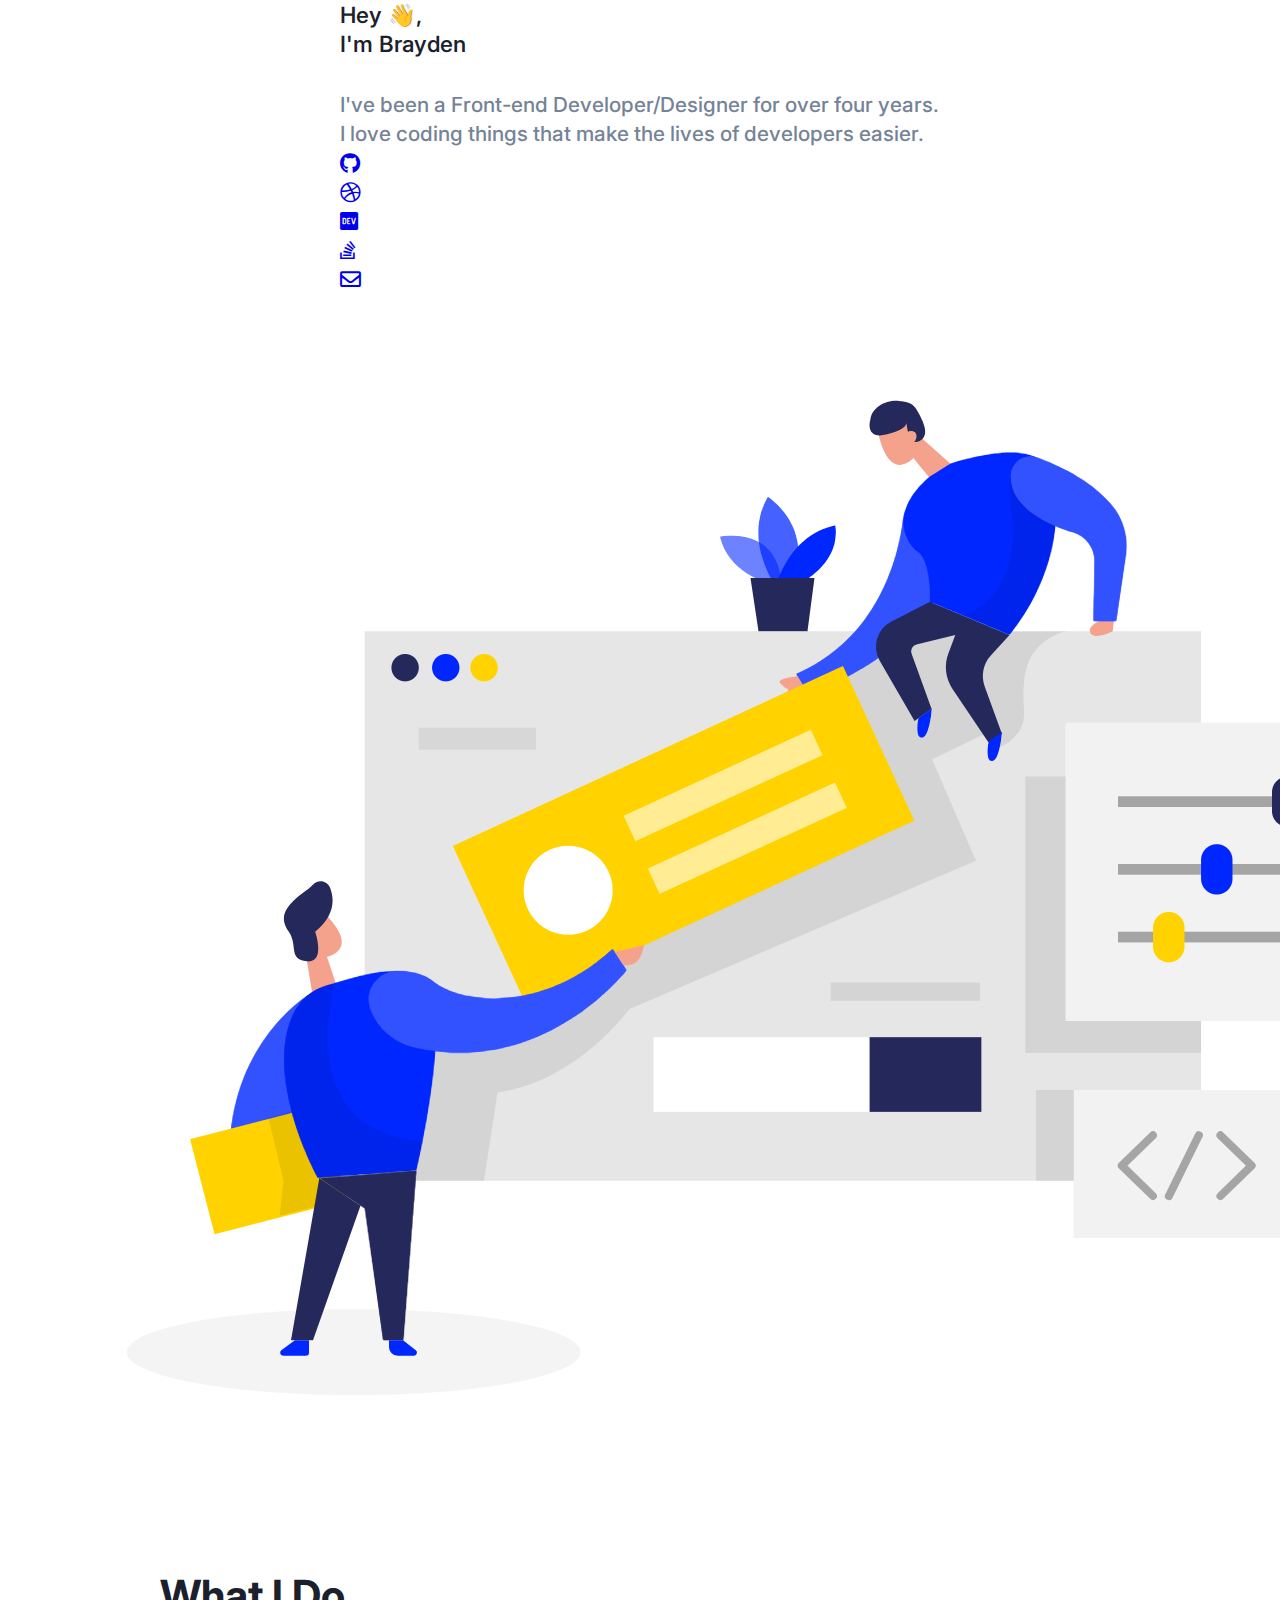
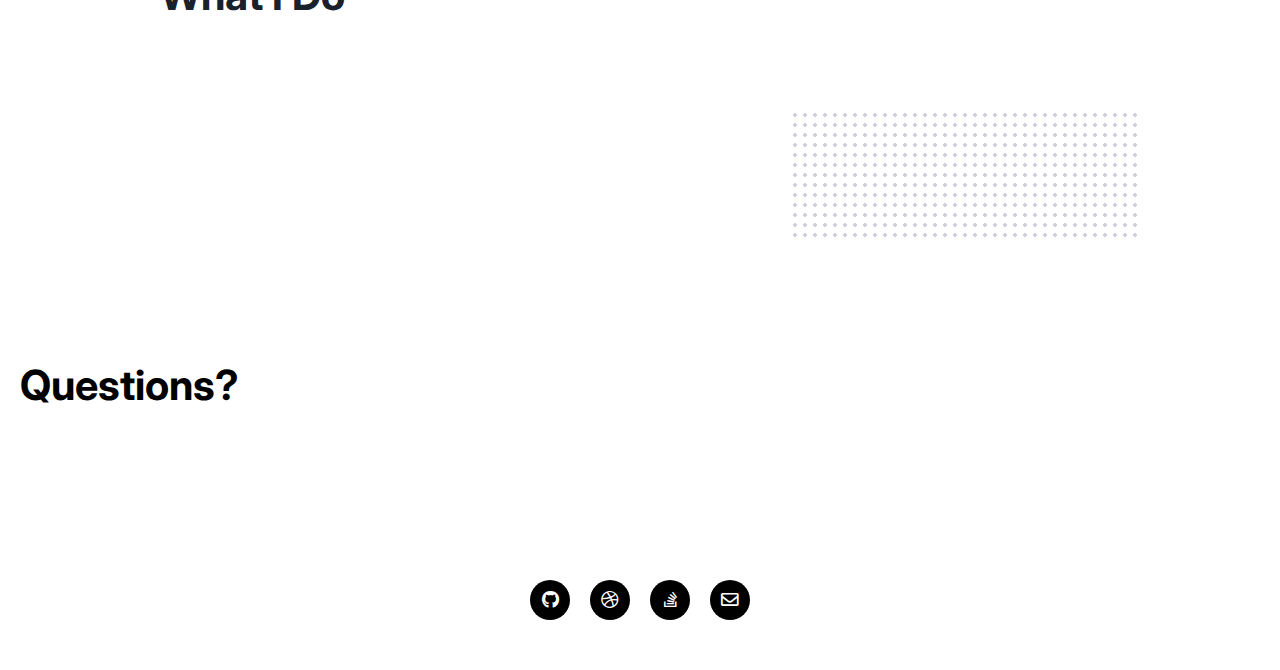
<file: index.html>
<!DOCTYPE html>
<html lang="en">
<head>
    <meta charset="UTF-8">
    <meta name="viewport" content="width=device-width, initial-scale=1.0">
    <title>Brayden W | Front-End Developer/Designer</title>
    <meta name="description" content="My name is Brayden and I'm a Front-End Developer/Designer. I showcase my talents and skills on this webpage.">
    <meta name="google-site-verification" content="ll7LfpXU2_1dNxBEON0gs_41Mo5N1CwvbHbo5ejVONA" />
    <link rel="stylesheet" href="./css/main.css">
    <link rel="stylesheet" href="https://cdnjs.cloudflare.com/ajax/libs/font-awesome/5.13.1/css/all.min.css">
    <link href="https://unpkg.com/aos@2.3.1/dist/aos.css" rel="stylesheet">
    <link rel="apple-touch-icon" sizes="180x180" href="/icon/apple-touch-icon.png">
    <link rel="icon" type="image/png" sizes="32x32" href="/icon/favicon-32x32.png">
    <link rel="icon" type="image/png" sizes="16x16" href="/icon/favicon-16x16.png">
    <link rel="manifest" href="/icon/site.webmanifest">
    <link rel="mask-icon" href="/icon/safari-pinned-tab.svg" color="#fcc312">
    <link rel="shortcut icon" href="/icon/favicon.ico">
    <meta name="msapplication-TileColor" content="#2d89ef">
    <meta name="msapplication-config" content="/icon/browserconfig.xml">
    <meta name="theme-color" content="#ffffff">
</head>
<body>
    <div class="content">
        <div class="hero">
            <div class="hero-deco1"></div>
            <div class="hero-deco2"></div>
            <div class="hero-text">
                <div class="hero-title">
                    Hey 👋,
                    <br>
                    I'm Brayden
                </div>
                <div class="hero-para">
                    I've been a Front-end Developer/Designer for over four years. I love coding things that make the lives of developers easier.
                    <div class="hero-social">
                        <div class="hero-social-item hero-social-github">
                            <a href="https://github.com/braydentw" title="My GitHub">
                                <i class="fab fa-github"></i>
                            </a>
                        </div>
                        <div class="hero-social-item hero-social-dribbble">
                            <a href="https://dribbble.com/braydentw" title="My Dribbble">
                                <i class="fab fa-dribbble"></i>
                            </a>
                        </div>
                        <div class="hero-social-item hero-social-email">
                            <a href="https://dev.to/BraydenTW" title="My Dev.to">
                                <i class="fab fa-dev"></i>
                            </a>
                        </div>
                        <div class="hero-social-item hero-social-stack">
                            <a href="https://stackoverflow.com/users/12198209/brayden-w?tab=profile" title="My StackOverflow">
                                <i class="fab fa-stack-overflow"></i>
                            </a>
                        </div>
                        <div class="hero-social-item hero-social-email">
                            <a href="mailto:brayden45.dev@gmail.com" title="Email me 📧">
                                <i class="far fa-envelope"></i>
                            </a>
                        </div>
                    </div>
                </div>
            </div>
            <div class="hero-img">
                <img src="./img/hero.png" alt="Web developers illustration">
            </div>
        </div>
        <div class="skills">
            <div class="skills-flex">
                <div class="skills-title">
                    <h2>What I Do</h2>
                </div>
                <div class="skills-flex-inner">
                    <div class="skills-deco1"></div>
                    <div class="skills-deco2"></div>
                    <div class="skills-flex-item" data-aos="fade-down" data-aos-duration="1200">
                        <div class="skills-item-icon">
                            <i class="fas fa-code"></i>
                        </div>
                        <div class="skills-item-title">
                            Front-End Development
                        </div>
                    </div>
                    <div class="skills-flex-item" data-aos="fade-down" data-aos-duration="1200" data-aos-delay="100">
                        <div class="skills-item-icon">
                            <i class="fas fa-palette"></i>
                        </div>
                        <div class="skills-item-title">
                            Web Design
                        </div>
                    </div>
                    <div class="skills-flex-item" data-aos="fade-down" data-aos-duration="1200" data-aos-delay="200">
                        <div class="skills-item-icon">
                            <i class="fab fa-git-alt"></i>
                        </div>
                        <div class="skills-item-title">
                            Open Source
                        </div>
                    </div>
                    <div class="skills-flex-item" data-aos="fade-down" data-aos-duration="1200" data-aos-delay="300">
                        <div class="skills-item-icon">
                            <i class="fab fa-figma"></i>
                        </div>
                        <div class="skills-item-title">
                            Figma
                        </div>
                    </div>
                    <div class="skills-flex-item" data-aos="fade-down" data-aos-duration="1200" data-aos-delay="400">
                        <div class="skills-item-icon">
                            <i class="fab fa-npm"></i>
                        </div>
                        <div class="skills-item-title">
                            NPM
                        </div>
                    </div>
                    <div class="skills-flex-item" data-aos="fade-down" data-aos-duration="1200" data-aos-delay="500">
                        <div class="skills-item-icon">
                            <i class="fab fa-node-js"></i>
                        </div>
                        <div class="skills-item-title">
                            NodeJS
                        </div>
                    </div>
                </div>
            </div>
        </div>
        <div class="hire">
            <div class="hire-title">
                <h2>Questions?</h2>
            </div>
            <div class="hire-para" data-aos="fade-up" data-aos-duration="1200">
                Send me an email at <a href="mailto:brayden45.dev@gmail.com">brayden45.dev@gmail.com</a> if you need my assistance. I'm open to giving feedback on your designs and helping you with your coding problems.
            </div>
        </div>
    </div>
    <footer class="footer">
        <div class="footer-links">
            <a href="https://github.com/braydentw" title="My GitHub">
                <i class="fab fa-github"></i>
            </a>
            <a href="https://dribbble.com/braydentw" title="My Dribbble">
                <i class="fab fa-dribbble"></i>
            </a>
            <a href="https://stackoverflow.com/users/12198209/brayden-w?tab=profile" title="My StackOverflow">
                <i class="fab fa-stack-overflow"></i>
            </a>
            <a href="mailto:brayden45.dev@gmail.com" title="Email me 📧">
                <i class="far fa-envelope"></i>
            </a>
        </div>
    </footer>
    <script src="https://unpkg.com/aos@2.3.1/dist/aos.js"></script>
    <script src="./js/defaults.min.js"></script>
</body>
</html>
</file>
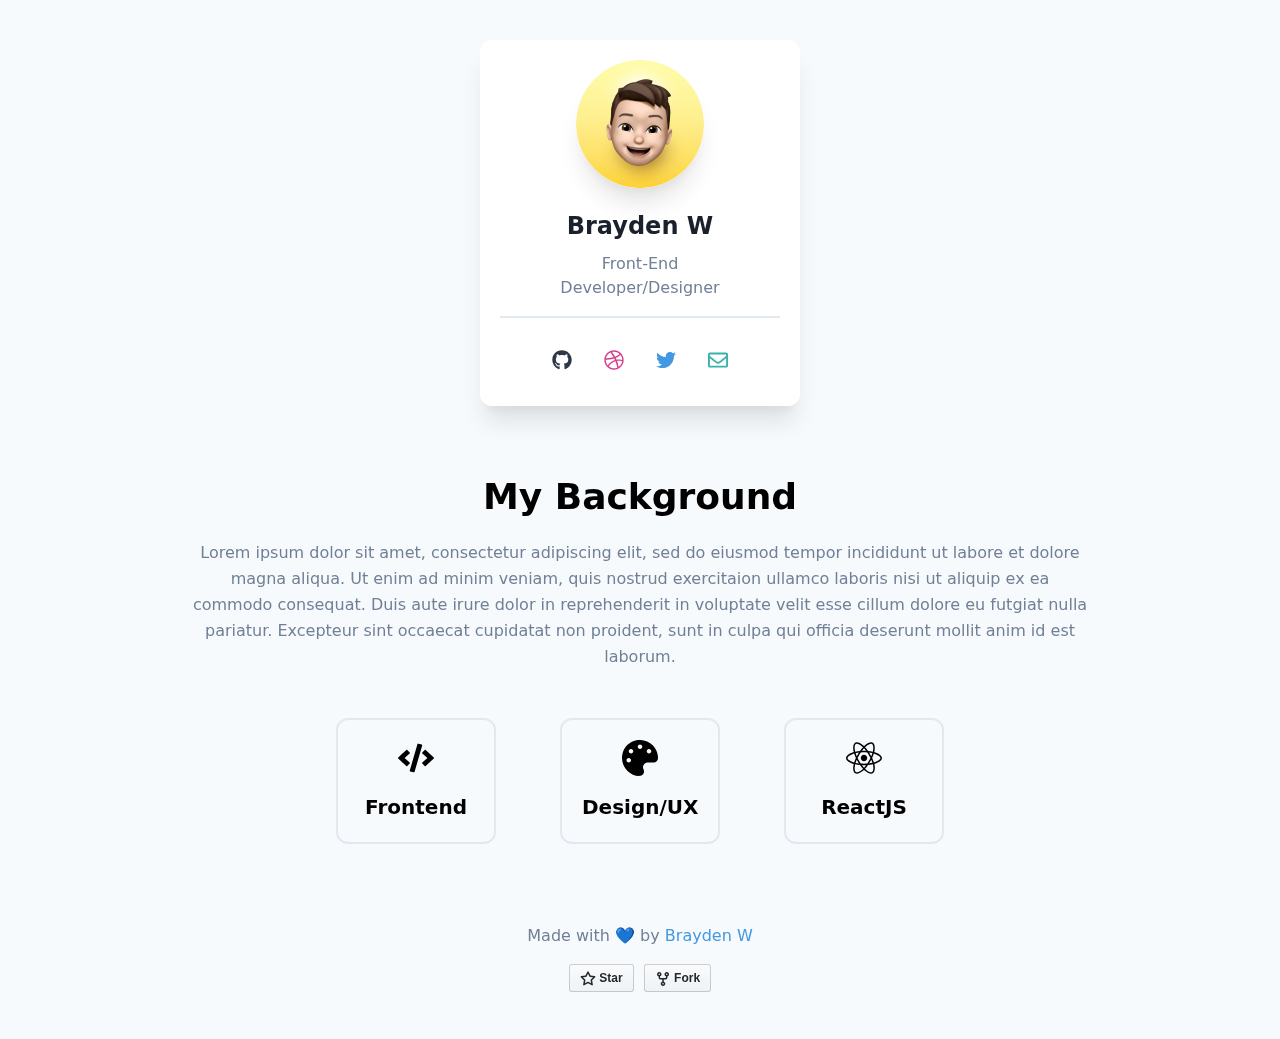
<file: react-tailwind-portfolio/index.html>
<!doctype html><html lang="en"><head><meta charset="utf-8"/><link rel="icon" href="./favicon.ico"/><meta name="viewport" content="width=device-width,initial-scale=1"/><meta name="theme-color" content="#000000"/><meta name="description" content="An open-source portfolio template built with ReactJS and Tailwind."/><link rel="apple-touch-icon" href="./logo192.png"/><link rel="manifest" href="./manifest.json"/><title>React + Tailwind Portfolio Template</title><link href="./static/css/2.4707e12a.chunk.css" rel="stylesheet"><link href="./static/css/main.98e576d8.chunk.css" rel="stylesheet"></head><body><noscript>You need to enable JavaScript to run this app.</noscript><div id="root"></div><script>!function(e){function t(t){for(var n,i,l=t[0],a=t[1],f=t[2],c=0,s=[];c<l.length;c++)i=l[c],Object.prototype.hasOwnProperty.call(o,i)&&o[i]&&s.push(o[i][0]),o[i]=0;for(n in a)Object.prototype.hasOwnProperty.call(a,n)&&(e[n]=a[n]);for(p&&p(t);s.length;)s.shift()();return u.push.apply(u,f||[]),r()}function r(){for(var e,t=0;t<u.length;t++){for(var r=u[t],n=!0,l=1;l<r.length;l++){var a=r[l];0!==o[a]&&(n=!1)}n&&(u.splice(t--,1),e=i(i.s=r[0]))}return e}var n={},o={1:0},u=[];function i(t){if(n[t])return n[t].exports;var r=n[t]={i:t,l:!1,exports:{}};return e[t].call(r.exports,r,r.exports,i),r.l=!0,r.exports}i.m=e,i.c=n,i.d=function(e,t,r){i.o(e,t)||Object.defineProperty(e,t,{enumerable:!0,get:r})},i.r=function(e){"undefined"!=typeof Symbol&&Symbol.toStringTag&&Object.defineProperty(e,Symbol.toStringTag,{value:"Module"}),Object.defineProperty(e,"__esModule",{value:!0})},i.t=function(e,t){if(1&t&&(e=i(e)),8&t)return e;if(4&t&&"object"==typeof e&&e&&e.__esModule)return e;var r=Object.create(null);if(i.r(r),Object.defineProperty(r,"default",{enumerable:!0,value:e}),2&t&&"string"!=typeof e)for(var n in e)i.d(r,n,function(t){return e[t]}.bind(null,n));return r},i.n=function(e){var t=e&&e.__esModule?function(){return e.default}:function(){return e};return i.d(t,"a",t),t},i.o=function(e,t){return Object.prototype.hasOwnProperty.call(e,t)},i.p="./";var l=this["webpackJsonpreact-tailwind-portfolio"]=this["webpackJsonpreact-tailwind-portfolio"]||[],a=l.push.bind(l);l.push=t,l=l.slice();for(var f=0;f<l.length;f++)t(l[f]);var p=a;r()}([])</script><script src="./static/js/2.5f9a82f7.chunk.js"></script><script src="./static/js/main.4a86c38e.chunk.js"></script></body></html>
</file>
<file: css/main.css>
@import url("https://fonts.googleapis.com/css2?family=Inter:wght@320;400;500;750;900&display=swap");
body {
  height: 100vh;
  width: 100%;
}

* {
  margin: 0;
}

.content {
  position: relative;
  margin: auto;
}

* {
  font-family: "Inter", -apple-system, BlinkMacSystemFont, "Segoe UI", Roboto, Oxygen, Ubuntu, Cantarell, "Open Sans", "Helvetica Neue", sans-serif;
}

h2 {
  font-size: 2.6em;
}

h3 {
  font-size: 1.6em;
}

@media only screen and (max-width: 600px) {
  h2 {
    font-size: 2em;
  }
}

@media only screen and (max-width: 300px) {
  h2 {
    font-size: 1.6em;
  }
}

.work {
  display: -webkit-box;
  display: -ms-flexbox;
  display: flex;
  -webkit-box-orient: vertical;
  -webkit-box-direction: normal;
      -ms-flex-direction: column;
          flex-direction: column;
  -webkit-box-align: center;
      -ms-flex-align: center;
          align-items: center;
  -webkit-box-pack: center;
      -ms-flex-pack: center;
          justify-content: center;
  max-width: 1000px;
  -webkit-box-sizing: border-box;
          box-sizing: border-box;
  margin: auto;
  height: auto;
  position: relative;
  padding: 60px 20px;
  text-align: left;
}

.work a {
  margin-top: 35px;
  color: inherit;
  text-decoration: none;
  outline: none;
}

.work a:focus .work-item {
  -webkit-box-shadow: 0 0 0 4px #337aff66, 0 -6px 12px #ffffff, 0 4px 12px #00000044;
          box-shadow: 0 0 0 4px #337aff66, 0 -6px 12px #ffffff, 0 4px 12px #00000044;
}

.work-title {
  max-width: 1000px;
  width: 100%;
  text-align: center;
  padding: 0 20px 0px;
  color: #1a202c;
}

.work-item {
  border-radius: 10px;
  -webkit-box-shadow: 0px 10px 20px #00000011;
          box-shadow: 0px 10px 20px #00000011;
  cursor: pointer;
  -webkit-transition: -webkit-transform 0.4s, -webkit-box-shadow 0.4s;
  transition: -webkit-transform 0.4s, -webkit-box-shadow 0.4s;
  transition: transform 0.4s, box-shadow 0.4s;
  transition: transform 0.4s, box-shadow 0.4s, -webkit-transform 0.4s, -webkit-box-shadow 0.4s;
}

.work-item:hover {
  -webkit-transform: translateY(-10px);
          transform: translateY(-10px);
  -webkit-box-shadow: 0px 20px 20px #00000033;
          box-shadow: 0px 20px 20px #00000033;
}

@media only screen and (max-width: 600px) {
  .work {
    padding: 30px 55px 30px;
  }
}

@media only screen and (max-width: 450px) {
  .work {
    padding: 30px 15px 30px;
  }
}

body {
  background: white;
}

@-webkit-keyframes textAnim {
  from {
    opacity: 0;
    -webkit-transform: translateY(-200px);
            transform: translateY(-200px);
  }
  to {
    opacity: 1;
    -webkit-transform: translateY(0px);
            transform: translateY(0px);
  }
}

@keyframes textAnim {
  from {
    opacity: 0;
    -webkit-transform: translateY(-200px);
            transform: translateY(-200px);
  }
  to {
    opacity: 1;
    -webkit-transform: translateY(0px);
            transform: translateY(0px);
  }
}

@-webkit-keyframes arrowAnim {
  from {
    -webkit-transform: translateY(10px);
            transform: translateY(10px);
  }
  from {
    -webkit-transform: translateY(10px);
            transform: translateY(10px);
  }
}

@keyframes arrowAnim {
  from {
    -webkit-transform: translateY(10px);
            transform: translateY(10px);
  }
  from {
    -webkit-transform: translateY(10px);
            transform: translateY(10px);
  }
}

.hero {
  display: -webkit-box;
  display: -ms-flexbox;
  display: flex;
  -webkit-box-orient: vertical;
  -webkit-box-direction: normal;
      -ms-flex-direction: column;
          flex-direction: column;
  -webkit-box-pack: center;
      -ms-flex-pack: center;
          justify-content: center;
  margin: auto;
  width: 100%;
  min-height: 100vh;
  overflow: hidden;
  background-attachment: fixed;
  position: relative;
}

.hero-title {
  font-size: 1.4em;
  line-height: 1.3em;
  font-weight: 550;
  color: #1a202c;
  width: 100%;
}

.hero-para {
  font-size: 1.3em;
  line-height: 1.4em;
  font-weight: 400;
  color: #758397;
  font-weight: 500;
  padding: 2rem 0;
}

.hero-name {
  font-size: 2em;
  font-weight: 900;
  line-height: 1.4em;
}

.hero-cta {
  position: absolute;
  bottom: 30px;
  width: 100%;
  text-align: center;
  animation: arrowAnim 0.5s infinite alternate-reverse;
}

.hero-cta a {
  text-decoration: none;
  color: black;
  font-size: 1.8em;
  -webkit-transition: -webkit-box-shadow 0.3s;
  transition: -webkit-box-shadow 0.3s;
  transition: box-shadow 0.3s;
  transition: box-shadow 0.3s, -webkit-box-shadow 0.3s;
  outline: none;
  display: -webkit-box;
  display: -ms-flexbox;
  display: flex;
  -webkit-box-align: center;
      -ms-flex-align: center;
          align-items: center;
  -webkit-box-pack: center;
      -ms-flex-pack: center;
          justify-content: center;
  text-align: center;
  height: 40px;
  width: 40px;
  margin: auto;
  border-radius: 6px;
}

.hero-cta a:focus {
  -webkit-box-shadow: 0 0 0 4px #337aff66, 0 -6px 12px #ffffff, 0 4px 12px #00000044;
          box-shadow: 0 0 0 4px #337aff66, 0 -6px 12px #ffffff, 0 4px 12px #00000044;
}

.hero-text {
  text-align: left;
  height: auto;
  max-width: 600px;
  margin: auto;
  width: 100%;
  -webkit-animation: textAnim 2s;
          animation: textAnim 2s;
}

@media only screen and (max-width: 660px) {
  .hero-text {
    width: auto;
    padding: 0 20px;
  }
}

@media only screen and (max-width: 500px) {
  .hero-text {
    font-size: 0.8em;
  }
}

@media only screen and (max-width: 340px) {
  .hero-text {
    padding: 0 10px;
  }
  .hero-title {
    font-size: 1.2em;
  }
}

.hire {
  position: relative;
  padding: 120px 20px;
}

.hire-inner {
  display: -webkit-box;
  display: -ms-flexbox;
  display: flex;
  -webkit-box-align: center;
      -ms-flex-align: center;
          align-items: center;
  -webkit-box-pack: justify;
      -ms-flex-pack: justify;
          justify-content: space-between;
  -webkit-box-orient: horizontal;
  -webkit-box-direction: normal;
      -ms-flex-direction: row;
          flex-direction: row;
  max-width: 700px;
  width: auto;
  margin: auto;
}

.hire-text {
  text-align: left;
  max-width: 350px;
}

.hire-text h1 {
  color: #1a202c;
  line-height: 1.3em;
}

.hire-text p {
  font-size: 1.1em;
  line-height: 1.6em;
  font-weight: 400;
  color: #758397;
  font-weight: 500;
  padding: 1rem 0;
}

.hire-cta a {
  background: #0027ff;
  padding: 14px 28px;
  color: white;
  border-radius: 8px;
  text-decoration: none;
  white-space: nowrap;
  -webkit-transition: background 0.3s, -webkit-box-shadow 0.3s;
  transition: background 0.3s, -webkit-box-shadow 0.3s;
  transition: background 0.3s, box-shadow 0.3s;
  transition: background 0.3s, box-shadow 0.3s, -webkit-box-shadow 0.3s;
  outline: none;
}

.hire-cta a:focus {
  -webkit-box-shadow: 0 0 0 4px #337aff66, 0 -6px 12px #ffffff, 0 4px 12px #00000044;
          box-shadow: 0 0 0 4px #337aff66, 0 -6px 12px #ffffff, 0 4px 12px #00000044;
}

.hire-cta a:hover {
  background: #337aff;
}

@media only screen and (max-width: 550px) {
  .hire-inner {
    -webkit-box-orient: vertical;
    -webkit-box-direction: normal;
        -ms-flex-direction: column;
            flex-direction: column;
    -webkit-box-align: start;
        -ms-flex-align: start;
            align-items: flex-start;
    max-width: 300px;
  }
  .hire-cta {
    margin-top: 1rem;
  }
}

@media only screen and (max-width: 350px) {
  .hire-inner {
    font-size: 0.85em;
  }
}

@media only screen and (max-width: 280px) {
  .hire-text h1 {
    font-size: 1.5em;
  }
}

.projects {
  display: -webkit-box;
  display: -ms-flexbox;
  display: flex;
  -webkit-box-orient: vertical;
  -webkit-box-direction: normal;
      -ms-flex-direction: column;
          flex-direction: column;
  -webkit-box-align: center;
      -ms-flex-align: center;
          align-items: center;
  -webkit-box-pack: center;
      -ms-flex-pack: center;
          justify-content: center;
  background: #e8e9ee;
  margin: auto;
  width: auto;
  height: auto;
  position: relative;
  padding: 50px 20px;
  text-align: left;
}

.projects a {
  margin-top: 35px;
  color: inherit;
  text-decoration: none;
}

.projects a:nth-child(2) {
  margin: 35px 20px 0;
}

.projects-title {
  width: auto;
  text-align: center;
  padding: 0 20px 10px;
  color: #1a202c;
}

.projects-title h2 {
  color: black;
}

.projects-flex {
  max-width: 1000px;
  display: -webkit-box;
  display: -ms-flexbox;
  display: flex;
  -webkit-box-pack: center;
      -ms-flex-pack: center;
          justify-content: center;
}

.projects-flex a {
  border-radius: 6px;
  width: 300px;
  -webkit-transition: -webkit-box-shadow 0.3s;
  transition: -webkit-box-shadow 0.3s;
  transition: box-shadow 0.3s;
  transition: box-shadow 0.3s, -webkit-box-shadow 0.3s;
  outline: none;
}

.projects-flex a:focus {
  -webkit-box-shadow: 0 0 0 4px #337aff66, 0 -6px 12px #ffffff, 0 4px 12px #00000044;
          box-shadow: 0 0 0 4px #337aff66, 0 -6px 12px #ffffff, 0 4px 12px #00000044;
}

.projects-item {
  width: 100%;
  text-align: center;
  line-height: 1.5em;
  padding: 20px;
  -webkit-box-sizing: border-box;
          box-sizing: border-box;
  border-radius: 6px;
  -webkit-box-shadow: 0px -2px 8px #ffffff66, 0px 4px 10px #353a5018;
          box-shadow: 0px -2px 8px #ffffff66, 0px 4px 10px #353a5018;
  background: #ffffff;
}

.projects-img {
  width: 95%;
  height: 140px;
  margin: 0 auto 1em;
  background-position: center;
  background-size: cover;
  background-repeat: no-repeat;
  border-radius: 6px;
  border: solid 3px #00000022;
  -webkit-box-shadow: 0px 4px 10px #00000011;
          box-shadow: 0px 4px 10px #00000011;
}

.projects-desc {
  font-size: 0.9em;
}

@media only screen and (max-width: 1100px) {
  .projects-flex a {
    width: 290px;
  }
}

@media only screen and (max-width: 950px) {
  .projects-flex {
    -webkit-box-orient: vertical;
    -webkit-box-direction: normal;
        -ms-flex-direction: column;
            flex-direction: column;
    margin: 35px 0;
  }
  .projects-flex a {
    margin-top: 0px;
    width: auto;
    max-width: 380px;
    color: inherit;
    text-decoration: none;
    font-size: 1.1em;
  }
  .projects-flex a:nth-child(2) {
    margin: 35px 0;
  }
  .projects-img {
    height: 197px;
  }
}

.skills {
  display: -webkit-box;
  display: -ms-flexbox;
  display: flex;
  -webkit-box-orient: vertical;
  -webkit-box-direction: normal;
      -ms-flex-direction: column;
          flex-direction: column;
  -webkit-box-align: center;
      -ms-flex-align: center;
          align-items: center;
  -webkit-box-pack: center;
      -ms-flex-pack: center;
          justify-content: center;
  max-width: 1100px;
  margin: auto;
  height: auto;
  overflow: hidden;
  position: relative;
  padding: 40px 0px;
}

.skills-title {
  width: auto;
  text-align: left;
  padding: 0 20px 20px;
  color: #1a202c;
}

.skills-flex {
  max-width: 1000px;
  padding: 0px 40px 0px;
  width: 100%;
}

.skills-flex a {
  color: black;
  text-decoration: none;
  font-weight: 550;
}

.skills-flex-inner {
  display: -webkit-box;
  display: -ms-flexbox;
  display: flex;
  -webkit-box-align: center;
      -ms-flex-align: center;
          align-items: center;
  -ms-flex-wrap: wrap;
      flex-wrap: wrap;
  -webkit-box-pack: center;
      -ms-flex-pack: center;
          justify-content: center;
  width: 100%;
  height: auto;
  margin: auto;
  position: relative;
}

.skills-flex-inner a {
  border-radius: 6px;
  -webkit-transition: -webkit-box-shadow 0.3s;
  transition: -webkit-box-shadow 0.3s;
  transition: box-shadow 0.3s;
  transition: box-shadow 0.3s, -webkit-box-shadow 0.3s;
  outline: none;
  margin: 20px;
}

.skills-flex-inner a:focus {
  -webkit-box-shadow: 0 0 0 4px #337aff66, 0 -6px 12px #ffffff, 0 4px 12px #00000044;
          box-shadow: 0 0 0 4px #337aff66, 0 -6px 12px #ffffff, 0 4px 12px #00000044;
}

.skills-deco2 {
  position: absolute;
  height: 140px;
  width: 350px;
  background: radial-gradient(#47517c44 25%, transparent 25%);
  background-size: 10px 10px;
  background-repeat: repeat;
  bottom: -50px;
  right: 0px;
  z-index: -100;
}

.skills-flex-item {
  background: white;
  -webkit-box-shadow: 0px 15px 30px rgba(70, 72, 95, 0.2);
          box-shadow: 0px 15px 30px rgba(70, 72, 95, 0.2);
  display: -webkit-box;
  display: -ms-flexbox;
  display: flex;
  -webkit-box-align: center;
      -ms-flex-align: center;
          align-items: center;
  -ms-flex-pack: distribute;
      justify-content: space-around;
  -webkit-box-orient: vertical;
  -webkit-box-direction: normal;
      -ms-flex-direction: column;
          flex-direction: column;
  width: 160px;
  height: 160px;
  -webkit-box-sizing: border-box;
          box-sizing: border-box;
  padding: 20px 0px;
  border-radius: 6px;
  color: #1a202c;
}

.icon-tailwind {
  background: url(/img/tailwind.svg) center no-repeat;
  background-size: 100% auto;
  height: 60px;
  width: 60px;
}

.icon-gatsby {
  background: url(/img/gatsby.svg) center no-repeat;
  background-size: 100% auto;
  height: 45px;
  width: 45px;
}

.skills-item-icon {
  font-size: 3em;
}

@media only screen and (max-width: 1017px) {
  .skills-title {
    text-align: center;
  }
  .skills-flex-item {
    margin: 10px;
    font-size: 0.9em;
    height: 130px;
    width: 130px;
  }
  .icon-tailwind {
    height: 50px;
    width: 50px;
  }
  .icon-gatsby {
    height: 40px;
    width: 40px;
  }
}

@media only screen and (max-width: 590px) {
  .skills-flex-item {
    margin: 10px;
    font-size: 0.65em;
    height: 100px;
    width: 100px;
    padding: 10px 0px;
  }
  .skills-item-title {
    font-size: 1.2em;
  }
  .icon-tailwind {
    height: 40px;
    width: 40px;
  }
  .icon-gatsby {
    height: 30px;
    width: 30px;
  }
}

.footer {
  background: #fff;
  text-align: center;
  padding: 0px 0px 20px;
  color: #758397;
}

.footer-links {
  padding: 30px 0px;
  display: -webkit-box;
  display: -ms-flexbox;
  display: flex;
  -webkit-box-align: center;
      -ms-flex-align: center;
          align-items: center;
  -webkit-box-pack: center;
      -ms-flex-pack: center;
          justify-content: center;
}

.footer-links a {
  font-size: 1.1em;
  margin: 0px 10px;
  text-decoration: none;
  color: black;
  background: black;
  display: -webkit-box;
  display: -ms-flexbox;
  display: flex;
  -webkit-box-align: center;
      -ms-flex-align: center;
          align-items: center;
  -webkit-box-pack: center;
      -ms-flex-pack: center;
          justify-content: center;
  border-radius: 50%;
  height: 40px;
  width: 40px;
  color: white;
}

@media only screen and (max-width: 320px) {
  .footer-links a {
    -webkit-transform: scale(0.7);
            transform: scale(0.7);
    margin: 0px 5px;
  }
}
/*# sourceMappingURL=main.css.map */
</file>
<file: react-tailwind-portfolio/static/css/2.4707e12a.chunk.css>
[data-aos][data-aos][data-aos-duration="50"],body[data-aos-duration="50"] [data-aos]{transition-duration:50ms}[data-aos][data-aos][data-aos-delay="50"],body[data-aos-delay="50"] [data-aos]{transition-delay:0}[data-aos][data-aos][data-aos-delay="50"].aos-animate,body[data-aos-delay="50"] [data-aos].aos-animate{transition-delay:50ms}[data-aos][data-aos][data-aos-duration="100"],body[data-aos-duration="100"] [data-aos]{transition-duration:.1s}[data-aos][data-aos][data-aos-delay="100"],body[data-aos-delay="100"] [data-aos]{transition-delay:0}[data-aos][data-aos][data-aos-delay="100"].aos-animate,body[data-aos-delay="100"] [data-aos].aos-animate{transition-delay:.1s}[data-aos][data-aos][data-aos-duration="150"],body[data-aos-duration="150"] [data-aos]{transition-duration:.15s}[data-aos][data-aos][data-aos-delay="150"],body[data-aos-delay="150"] [data-aos]{transition-delay:0}[data-aos][data-aos][data-aos-delay="150"].aos-animate,body[data-aos-delay="150"] [data-aos].aos-animate{transition-delay:.15s}[data-aos][data-aos][data-aos-duration="200"],body[data-aos-duration="200"] [data-aos]{transition-duration:.2s}[data-aos][data-aos][data-aos-delay="200"],body[data-aos-delay="200"] [data-aos]{transition-delay:0}[data-aos][data-aos][data-aos-delay="200"].aos-animate,body[data-aos-delay="200"] [data-aos].aos-animate{transition-delay:.2s}[data-aos][data-aos][data-aos-duration="250"],body[data-aos-duration="250"] [data-aos]{transition-duration:.25s}[data-aos][data-aos][data-aos-delay="250"],body[data-aos-delay="250"] [data-aos]{transition-delay:0}[data-aos][data-aos][data-aos-delay="250"].aos-animate,body[data-aos-delay="250"] [data-aos].aos-animate{transition-delay:.25s}[data-aos][data-aos][data-aos-duration="300"],body[data-aos-duration="300"] [data-aos]{transition-duration:.3s}[data-aos][data-aos][data-aos-delay="300"],body[data-aos-delay="300"] [data-aos]{transition-delay:0}[data-aos][data-aos][data-aos-delay="300"].aos-animate,body[data-aos-delay="300"] [data-aos].aos-animate{transition-delay:.3s}[data-aos][data-aos][data-aos-duration="350"],body[data-aos-duration="350"] [data-aos]{transition-duration:.35s}[data-aos][data-aos][data-aos-delay="350"],body[data-aos-delay="350"] [data-aos]{transition-delay:0}[data-aos][data-aos][data-aos-delay="350"].aos-animate,body[data-aos-delay="350"] [data-aos].aos-animate{transition-delay:.35s}[data-aos][data-aos][data-aos-duration="400"],body[data-aos-duration="400"] [data-aos]{transition-duration:.4s}[data-aos][data-aos][data-aos-delay="400"],body[data-aos-delay="400"] [data-aos]{transition-delay:0}[data-aos][data-aos][data-aos-delay="400"].aos-animate,body[data-aos-delay="400"] [data-aos].aos-animate{transition-delay:.4s}[data-aos][data-aos][data-aos-duration="450"],body[data-aos-duration="450"] [data-aos]{transition-duration:.45s}[data-aos][data-aos][data-aos-delay="450"],body[data-aos-delay="450"] [data-aos]{transition-delay:0}[data-aos][data-aos][data-aos-delay="450"].aos-animate,body[data-aos-delay="450"] [data-aos].aos-animate{transition-delay:.45s}[data-aos][data-aos][data-aos-duration="500"],body[data-aos-duration="500"] [data-aos]{transition-duration:.5s}[data-aos][data-aos][data-aos-delay="500"],body[data-aos-delay="500"] [data-aos]{transition-delay:0}[data-aos][data-aos][data-aos-delay="500"].aos-animate,body[data-aos-delay="500"] [data-aos].aos-animate{transition-delay:.5s}[data-aos][data-aos][data-aos-duration="550"],body[data-aos-duration="550"] [data-aos]{transition-duration:.55s}[data-aos][data-aos][data-aos-delay="550"],body[data-aos-delay="550"] [data-aos]{transition-delay:0}[data-aos][data-aos][data-aos-delay="550"].aos-animate,body[data-aos-delay="550"] [data-aos].aos-animate{transition-delay:.55s}[data-aos][data-aos][data-aos-duration="600"],body[data-aos-duration="600"] [data-aos]{transition-duration:.6s}[data-aos][data-aos][data-aos-delay="600"],body[data-aos-delay="600"] [data-aos]{transition-delay:0}[data-aos][data-aos][data-aos-delay="600"].aos-animate,body[data-aos-delay="600"] [data-aos].aos-animate{transition-delay:.6s}[data-aos][data-aos][data-aos-duration="650"],body[data-aos-duration="650"] [data-aos]{transition-duration:.65s}[data-aos][data-aos][data-aos-delay="650"],body[data-aos-delay="650"] [data-aos]{transition-delay:0}[data-aos][data-aos][data-aos-delay="650"].aos-animate,body[data-aos-delay="650"] [data-aos].aos-animate{transition-delay:.65s}[data-aos][data-aos][data-aos-duration="700"],body[data-aos-duration="700"] [data-aos]{transition-duration:.7s}[data-aos][data-aos][data-aos-delay="700"],body[data-aos-delay="700"] [data-aos]{transition-delay:0}[data-aos][data-aos][data-aos-delay="700"].aos-animate,body[data-aos-delay="700"] [data-aos].aos-animate{transition-delay:.7s}[data-aos][data-aos][data-aos-duration="750"],body[data-aos-duration="750"] [data-aos]{transition-duration:.75s}[data-aos][data-aos][data-aos-delay="750"],body[data-aos-delay="750"] [data-aos]{transition-delay:0}[data-aos][data-aos][data-aos-delay="750"].aos-animate,body[data-aos-delay="750"] [data-aos].aos-animate{transition-delay:.75s}[data-aos][data-aos][data-aos-duration="800"],body[data-aos-duration="800"] [data-aos]{transition-duration:.8s}[data-aos][data-aos][data-aos-delay="800"],body[data-aos-delay="800"] [data-aos]{transition-delay:0}[data-aos][data-aos][data-aos-delay="800"].aos-animate,body[data-aos-delay="800"] [data-aos].aos-animate{transition-delay:.8s}[data-aos][data-aos][data-aos-duration="850"],body[data-aos-duration="850"] [data-aos]{transition-duration:.85s}[data-aos][data-aos][data-aos-delay="850"],body[data-aos-delay="850"] [data-aos]{transition-delay:0}[data-aos][data-aos][data-aos-delay="850"].aos-animate,body[data-aos-delay="850"] [data-aos].aos-animate{transition-delay:.85s}[data-aos][data-aos][data-aos-duration="900"],body[data-aos-duration="900"] [data-aos]{transition-duration:.9s}[data-aos][data-aos][data-aos-delay="900"],body[data-aos-delay="900"] [data-aos]{transition-delay:0}[data-aos][data-aos][data-aos-delay="900"].aos-animate,body[data-aos-delay="900"] [data-aos].aos-animate{transition-delay:.9s}[data-aos][data-aos][data-aos-duration="950"],body[data-aos-duration="950"] [data-aos]{transition-duration:.95s}[data-aos][data-aos][data-aos-delay="950"],body[data-aos-delay="950"] [data-aos]{transition-delay:0}[data-aos][data-aos][data-aos-delay="950"].aos-animate,body[data-aos-delay="950"] [data-aos].aos-animate{transition-delay:.95s}[data-aos][data-aos][data-aos-duration="1000"],body[data-aos-duration="1000"] [data-aos]{transition-duration:1s}[data-aos][data-aos][data-aos-delay="1000"],body[data-aos-delay="1000"] [data-aos]{transition-delay:0}[data-aos][data-aos][data-aos-delay="1000"].aos-animate,body[data-aos-delay="1000"] [data-aos].aos-animate{transition-delay:1s}[data-aos][data-aos][data-aos-duration="1050"],body[data-aos-duration="1050"] [data-aos]{transition-duration:1.05s}[data-aos][data-aos][data-aos-delay="1050"],body[data-aos-delay="1050"] [data-aos]{transition-delay:0}[data-aos][data-aos][data-aos-delay="1050"].aos-animate,body[data-aos-delay="1050"] [data-aos].aos-animate{transition-delay:1.05s}[data-aos][data-aos][data-aos-duration="1100"],body[data-aos-duration="1100"] [data-aos]{transition-duration:1.1s}[data-aos][data-aos][data-aos-delay="1100"],body[data-aos-delay="1100"] [data-aos]{transition-delay:0}[data-aos][data-aos][data-aos-delay="1100"].aos-animate,body[data-aos-delay="1100"] [data-aos].aos-animate{transition-delay:1.1s}[data-aos][data-aos][data-aos-duration="1150"],body[data-aos-duration="1150"] [data-aos]{transition-duration:1.15s}[data-aos][data-aos][data-aos-delay="1150"],body[data-aos-delay="1150"] [data-aos]{transition-delay:0}[data-aos][data-aos][data-aos-delay="1150"].aos-animate,body[data-aos-delay="1150"] [data-aos].aos-animate{transition-delay:1.15s}[data-aos][data-aos][data-aos-duration="1200"],body[data-aos-duration="1200"] [data-aos]{transition-duration:1.2s}[data-aos][data-aos][data-aos-delay="1200"],body[data-aos-delay="1200"] [data-aos]{transition-delay:0}[data-aos][data-aos][data-aos-delay="1200"].aos-animate,body[data-aos-delay="1200"] [data-aos].aos-animate{transition-delay:1.2s}[data-aos][data-aos][data-aos-duration="1250"],body[data-aos-duration="1250"] [data-aos]{transition-duration:1.25s}[data-aos][data-aos][data-aos-delay="1250"],body[data-aos-delay="1250"] [data-aos]{transition-delay:0}[data-aos][data-aos][data-aos-delay="1250"].aos-animate,body[data-aos-delay="1250"] [data-aos].aos-animate{transition-delay:1.25s}[data-aos][data-aos][data-aos-duration="1300"],body[data-aos-duration="1300"] [data-aos]{transition-duration:1.3s}[data-aos][data-aos][data-aos-delay="1300"],body[data-aos-delay="1300"] [data-aos]{transition-delay:0}[data-aos][data-aos][data-aos-delay="1300"].aos-animate,body[data-aos-delay="1300"] [data-aos].aos-animate{transition-delay:1.3s}[data-aos][data-aos][data-aos-duration="1350"],body[data-aos-duration="1350"] [data-aos]{transition-duration:1.35s}[data-aos][data-aos][data-aos-delay="1350"],body[data-aos-delay="1350"] [data-aos]{transition-delay:0}[data-aos][data-aos][data-aos-delay="1350"].aos-animate,body[data-aos-delay="1350"] [data-aos].aos-animate{transition-delay:1.35s}[data-aos][data-aos][data-aos-duration="1400"],body[data-aos-duration="1400"] [data-aos]{transition-duration:1.4s}[data-aos][data-aos][data-aos-delay="1400"],body[data-aos-delay="1400"] [data-aos]{transition-delay:0}[data-aos][data-aos][data-aos-delay="1400"].aos-animate,body[data-aos-delay="1400"] [data-aos].aos-animate{transition-delay:1.4s}[data-aos][data-aos][data-aos-duration="1450"],body[data-aos-duration="1450"] [data-aos]{transition-duration:1.45s}[data-aos][data-aos][data-aos-delay="1450"],body[data-aos-delay="1450"] [data-aos]{transition-delay:0}[data-aos][data-aos][data-aos-delay="1450"].aos-animate,body[data-aos-delay="1450"] [data-aos].aos-animate{transition-delay:1.45s}[data-aos][data-aos][data-aos-duration="1500"],body[data-aos-duration="1500"] [data-aos]{transition-duration:1.5s}[data-aos][data-aos][data-aos-delay="1500"],body[data-aos-delay="1500"] [data-aos]{transition-delay:0}[data-aos][data-aos][data-aos-delay="1500"].aos-animate,body[data-aos-delay="1500"] [data-aos].aos-animate{transition-delay:1.5s}[data-aos][data-aos][data-aos-duration="1550"],body[data-aos-duration="1550"] [data-aos]{transition-duration:1.55s}[data-aos][data-aos][data-aos-delay="1550"],body[data-aos-delay="1550"] [data-aos]{transition-delay:0}[data-aos][data-aos][data-aos-delay="1550"].aos-animate,body[data-aos-delay="1550"] [data-aos].aos-animate{transition-delay:1.55s}[data-aos][data-aos][data-aos-duration="1600"],body[data-aos-duration="1600"] [data-aos]{transition-duration:1.6s}[data-aos][data-aos][data-aos-delay="1600"],body[data-aos-delay="1600"] [data-aos]{transition-delay:0}[data-aos][data-aos][data-aos-delay="1600"].aos-animate,body[data-aos-delay="1600"] [data-aos].aos-animate{transition-delay:1.6s}[data-aos][data-aos][data-aos-duration="1650"],body[data-aos-duration="1650"] [data-aos]{transition-duration:1.65s}[data-aos][data-aos][data-aos-delay="1650"],body[data-aos-delay="1650"] [data-aos]{transition-delay:0}[data-aos][data-aos][data-aos-delay="1650"].aos-animate,body[data-aos-delay="1650"] [data-aos].aos-animate{transition-delay:1.65s}[data-aos][data-aos][data-aos-duration="1700"],body[data-aos-duration="1700"] [data-aos]{transition-duration:1.7s}[data-aos][data-aos][data-aos-delay="1700"],body[data-aos-delay="1700"] [data-aos]{transition-delay:0}[data-aos][data-aos][data-aos-delay="1700"].aos-animate,body[data-aos-delay="1700"] [data-aos].aos-animate{transition-delay:1.7s}[data-aos][data-aos][data-aos-duration="1750"],body[data-aos-duration="1750"] [data-aos]{transition-duration:1.75s}[data-aos][data-aos][data-aos-delay="1750"],body[data-aos-delay="1750"] [data-aos]{transition-delay:0}[data-aos][data-aos][data-aos-delay="1750"].aos-animate,body[data-aos-delay="1750"] [data-aos].aos-animate{transition-delay:1.75s}[data-aos][data-aos][data-aos-duration="1800"],body[data-aos-duration="1800"] [data-aos]{transition-duration:1.8s}[data-aos][data-aos][data-aos-delay="1800"],body[data-aos-delay="1800"] [data-aos]{transition-delay:0}[data-aos][data-aos][data-aos-delay="1800"].aos-animate,body[data-aos-delay="1800"] [data-aos].aos-animate{transition-delay:1.8s}[data-aos][data-aos][data-aos-duration="1850"],body[data-aos-duration="1850"] [data-aos]{transition-duration:1.85s}[data-aos][data-aos][data-aos-delay="1850"],body[data-aos-delay="1850"] [data-aos]{transition-delay:0}[data-aos][data-aos][data-aos-delay="1850"].aos-animate,body[data-aos-delay="1850"] [data-aos].aos-animate{transition-delay:1.85s}[data-aos][data-aos][data-aos-duration="1900"],body[data-aos-duration="1900"] [data-aos]{transition-duration:1.9s}[data-aos][data-aos][data-aos-delay="1900"],body[data-aos-delay="1900"] [data-aos]{transition-delay:0}[data-aos][data-aos][data-aos-delay="1900"].aos-animate,body[data-aos-delay="1900"] [data-aos].aos-animate{transition-delay:1.9s}[data-aos][data-aos][data-aos-duration="1950"],body[data-aos-duration="1950"] [data-aos]{transition-duration:1.95s}[data-aos][data-aos][data-aos-delay="1950"],body[data-aos-delay="1950"] [data-aos]{transition-delay:0}[data-aos][data-aos][data-aos-delay="1950"].aos-animate,body[data-aos-delay="1950"] [data-aos].aos-animate{transition-delay:1.95s}[data-aos][data-aos][data-aos-duration="2000"],body[data-aos-duration="2000"] [data-aos]{transition-duration:2s}[data-aos][data-aos][data-aos-delay="2000"],body[data-aos-delay="2000"] [data-aos]{transition-delay:0}[data-aos][data-aos][data-aos-delay="2000"].aos-animate,body[data-aos-delay="2000"] [data-aos].aos-animate{transition-delay:2s}[data-aos][data-aos][data-aos-duration="2050"],body[data-aos-duration="2050"] [data-aos]{transition-duration:2.05s}[data-aos][data-aos][data-aos-delay="2050"],body[data-aos-delay="2050"] [data-aos]{transition-delay:0}[data-aos][data-aos][data-aos-delay="2050"].aos-animate,body[data-aos-delay="2050"] [data-aos].aos-animate{transition-delay:2.05s}[data-aos][data-aos][data-aos-duration="2100"],body[data-aos-duration="2100"] [data-aos]{transition-duration:2.1s}[data-aos][data-aos][data-aos-delay="2100"],body[data-aos-delay="2100"] [data-aos]{transition-delay:0}[data-aos][data-aos][data-aos-delay="2100"].aos-animate,body[data-aos-delay="2100"] [data-aos].aos-animate{transition-delay:2.1s}[data-aos][data-aos][data-aos-duration="2150"],body[data-aos-duration="2150"] [data-aos]{transition-duration:2.15s}[data-aos][data-aos][data-aos-delay="2150"],body[data-aos-delay="2150"] [data-aos]{transition-delay:0}[data-aos][data-aos][data-aos-delay="2150"].aos-animate,body[data-aos-delay="2150"] [data-aos].aos-animate{transition-delay:2.15s}[data-aos][data-aos][data-aos-duration="2200"],body[data-aos-duration="2200"] [data-aos]{transition-duration:2.2s}[data-aos][data-aos][data-aos-delay="2200"],body[data-aos-delay="2200"] [data-aos]{transition-delay:0}[data-aos][data-aos][data-aos-delay="2200"].aos-animate,body[data-aos-delay="2200"] [data-aos].aos-animate{transition-delay:2.2s}[data-aos][data-aos][data-aos-duration="2250"],body[data-aos-duration="2250"] [data-aos]{transition-duration:2.25s}[data-aos][data-aos][data-aos-delay="2250"],body[data-aos-delay="2250"] [data-aos]{transition-delay:0}[data-aos][data-aos][data-aos-delay="2250"].aos-animate,body[data-aos-delay="2250"] [data-aos].aos-animate{transition-delay:2.25s}[data-aos][data-aos][data-aos-duration="2300"],body[data-aos-duration="2300"] [data-aos]{transition-duration:2.3s}[data-aos][data-aos][data-aos-delay="2300"],body[data-aos-delay="2300"] [data-aos]{transition-delay:0}[data-aos][data-aos][data-aos-delay="2300"].aos-animate,body[data-aos-delay="2300"] [data-aos].aos-animate{transition-delay:2.3s}[data-aos][data-aos][data-aos-duration="2350"],body[data-aos-duration="2350"] [data-aos]{transition-duration:2.35s}[data-aos][data-aos][data-aos-delay="2350"],body[data-aos-delay="2350"] [data-aos]{transition-delay:0}[data-aos][data-aos][data-aos-delay="2350"].aos-animate,body[data-aos-delay="2350"] [data-aos].aos-animate{transition-delay:2.35s}[data-aos][data-aos][data-aos-duration="2400"],body[data-aos-duration="2400"] [data-aos]{transition-duration:2.4s}[data-aos][data-aos][data-aos-delay="2400"],body[data-aos-delay="2400"] [data-aos]{transition-delay:0}[data-aos][data-aos][data-aos-delay="2400"].aos-animate,body[data-aos-delay="2400"] [data-aos].aos-animate{transition-delay:2.4s}[data-aos][data-aos][data-aos-duration="2450"],body[data-aos-duration="2450"] [data-aos]{transition-duration:2.45s}[data-aos][data-aos][data-aos-delay="2450"],body[data-aos-delay="2450"] [data-aos]{transition-delay:0}[data-aos][data-aos][data-aos-delay="2450"].aos-animate,body[data-aos-delay="2450"] [data-aos].aos-animate{transition-delay:2.45s}[data-aos][data-aos][data-aos-duration="2500"],body[data-aos-duration="2500"] [data-aos]{transition-duration:2.5s}[data-aos][data-aos][data-aos-delay="2500"],body[data-aos-delay="2500"] [data-aos]{transition-delay:0}[data-aos][data-aos][data-aos-delay="2500"].aos-animate,body[data-aos-delay="2500"] [data-aos].aos-animate{transition-delay:2.5s}[data-aos][data-aos][data-aos-duration="2550"],body[data-aos-duration="2550"] [data-aos]{transition-duration:2.55s}[data-aos][data-aos][data-aos-delay="2550"],body[data-aos-delay="2550"] [data-aos]{transition-delay:0}[data-aos][data-aos][data-aos-delay="2550"].aos-animate,body[data-aos-delay="2550"] [data-aos].aos-animate{transition-delay:2.55s}[data-aos][data-aos][data-aos-duration="2600"],body[data-aos-duration="2600"] [data-aos]{transition-duration:2.6s}[data-aos][data-aos][data-aos-delay="2600"],body[data-aos-delay="2600"] [data-aos]{transition-delay:0}[data-aos][data-aos][data-aos-delay="2600"].aos-animate,body[data-aos-delay="2600"] [data-aos].aos-animate{transition-delay:2.6s}[data-aos][data-aos][data-aos-duration="2650"],body[data-aos-duration="2650"] [data-aos]{transition-duration:2.65s}[data-aos][data-aos][data-aos-delay="2650"],body[data-aos-delay="2650"] [data-aos]{transition-delay:0}[data-aos][data-aos][data-aos-delay="2650"].aos-animate,body[data-aos-delay="2650"] [data-aos].aos-animate{transition-delay:2.65s}[data-aos][data-aos][data-aos-duration="2700"],body[data-aos-duration="2700"] [data-aos]{transition-duration:2.7s}[data-aos][data-aos][data-aos-delay="2700"],body[data-aos-delay="2700"] [data-aos]{transition-delay:0}[data-aos][data-aos][data-aos-delay="2700"].aos-animate,body[data-aos-delay="2700"] [data-aos].aos-animate{transition-delay:2.7s}[data-aos][data-aos][data-aos-duration="2750"],body[data-aos-duration="2750"] [data-aos]{transition-duration:2.75s}[data-aos][data-aos][data-aos-delay="2750"],body[data-aos-delay="2750"] [data-aos]{transition-delay:0}[data-aos][data-aos][data-aos-delay="2750"].aos-animate,body[data-aos-delay="2750"] [data-aos].aos-animate{transition-delay:2.75s}[data-aos][data-aos][data-aos-duration="2800"],body[data-aos-duration="2800"] [data-aos]{transition-duration:2.8s}[data-aos][data-aos][data-aos-delay="2800"],body[data-aos-delay="2800"] [data-aos]{transition-delay:0}[data-aos][data-aos][data-aos-delay="2800"].aos-animate,body[data-aos-delay="2800"] [data-aos].aos-animate{transition-delay:2.8s}[data-aos][data-aos][data-aos-duration="2850"],body[data-aos-duration="2850"] [data-aos]{transition-duration:2.85s}[data-aos][data-aos][data-aos-delay="2850"],body[data-aos-delay="2850"] [data-aos]{transition-delay:0}[data-aos][data-aos][data-aos-delay="2850"].aos-animate,body[data-aos-delay="2850"] [data-aos].aos-animate{transition-delay:2.85s}[data-aos][data-aos][data-aos-duration="2900"],body[data-aos-duration="2900"] [data-aos]{transition-duration:2.9s}[data-aos][data-aos][data-aos-delay="2900"],body[data-aos-delay="2900"] [data-aos]{transition-delay:0}[data-aos][data-aos][data-aos-delay="2900"].aos-animate,body[data-aos-delay="2900"] [data-aos].aos-animate{transition-delay:2.9s}[data-aos][data-aos][data-aos-duration="2950"],body[data-aos-duration="2950"] [data-aos]{transition-duration:2.95s}[data-aos][data-aos][data-aos-delay="2950"],body[data-aos-delay="2950"] [data-aos]{transition-delay:0}[data-aos][data-aos][data-aos-delay="2950"].aos-animate,body[data-aos-delay="2950"] [data-aos].aos-animate{transition-delay:2.95s}[data-aos][data-aos][data-aos-duration="3000"],body[data-aos-duration="3000"] [data-aos]{transition-duration:3s}[data-aos][data-aos][data-aos-delay="3000"],body[data-aos-delay="3000"] [data-aos]{transition-delay:0}[data-aos][data-aos][data-aos-delay="3000"].aos-animate,body[data-aos-delay="3000"] [data-aos].aos-animate{transition-delay:3s}[data-aos][data-aos][data-aos-easing=linear],body[data-aos-easing=linear] [data-aos]{transition-timing-function:cubic-bezier(.25,.25,.75,.75)}[data-aos][data-aos][data-aos-easing=ease],body[data-aos-easing=ease] [data-aos]{transition-timing-function:ease}[data-aos][data-aos][data-aos-easing=ease-in],body[data-aos-easing=ease-in] [data-aos]{transition-timing-function:ease-in}[data-aos][data-aos][data-aos-easing=ease-out],body[data-aos-easing=ease-out] [data-aos]{transition-timing-function:ease-out}[data-aos][data-aos][data-aos-easing=ease-in-out],body[data-aos-easing=ease-in-out] [data-aos]{transition-timing-function:ease-in-out}[data-aos][data-aos][data-aos-easing=ease-in-back],body[data-aos-easing=ease-in-back] [data-aos]{transition-timing-function:cubic-bezier(.6,-.28,.735,.045)}[data-aos][data-aos][data-aos-easing=ease-out-back],body[data-aos-easing=ease-out-back] [data-aos]{transition-timing-function:cubic-bezier(.175,.885,.32,1.275)}[data-aos][data-aos][data-aos-easing=ease-in-out-back],body[data-aos-easing=ease-in-out-back] [data-aos]{transition-timing-function:cubic-bezier(.68,-.55,.265,1.55)}[data-aos][data-aos][data-aos-easing=ease-in-sine],body[data-aos-easing=ease-in-sine] [data-aos]{transition-timing-function:cubic-bezier(.47,0,.745,.715)}[data-aos][data-aos][data-aos-easing=ease-out-sine],body[data-aos-easing=ease-out-sine] [data-aos]{transition-timing-function:cubic-bezier(.39,.575,.565,1)}[data-aos][data-aos][data-aos-easing=ease-in-out-sine],body[data-aos-easing=ease-in-out-sine] [data-aos]{transition-timing-function:cubic-bezier(.445,.05,.55,.95)}[data-aos][data-aos][data-aos-easing=ease-in-quad],body[data-aos-easing=ease-in-quad] [data-aos]{transition-timing-function:cubic-bezier(.55,.085,.68,.53)}[data-aos][data-aos][data-aos-easing=ease-out-quad],body[data-aos-easing=ease-out-quad] [data-aos]{transition-timing-function:cubic-bezier(.25,.46,.45,.94)}[data-aos][data-aos][data-aos-easing=ease-in-out-quad],body[data-aos-easing=ease-in-out-quad] [data-aos]{transition-timing-function:cubic-bezier(.455,.03,.515,.955)}[data-aos][data-aos][data-aos-easing=ease-in-cubic],body[data-aos-easing=ease-in-cubic] [data-aos]{transition-timing-function:cubic-bezier(.55,.085,.68,.53)}[data-aos][data-aos][data-aos-easing=ease-out-cubic],body[data-aos-easing=ease-out-cubic] [data-aos]{transition-timing-function:cubic-bezier(.25,.46,.45,.94)}[data-aos][data-aos][data-aos-easing=ease-in-out-cubic],body[data-aos-easing=ease-in-out-cubic] [data-aos]{transition-timing-function:cubic-bezier(.455,.03,.515,.955)}[data-aos][data-aos][data-aos-easing=ease-in-quart],body[data-aos-easing=ease-in-quart] [data-aos]{transition-timing-function:cubic-bezier(.55,.085,.68,.53)}[data-aos][data-aos][data-aos-easing=ease-out-quart],body[data-aos-easing=ease-out-quart] [data-aos]{transition-timing-function:cubic-bezier(.25,.46,.45,.94)}[data-aos][data-aos][data-aos-easing=ease-in-out-quart],body[data-aos-easing=ease-in-out-quart] [data-aos]{transition-timing-function:cubic-bezier(.455,.03,.515,.955)}[data-aos^=fade][data-aos^=fade]{opacity:0;transition-property:opacity,transform}[data-aos^=fade][data-aos^=fade].aos-animate{opacity:1;transform:translateZ(0)}[data-aos=fade-up]{transform:translate3d(0,100px,0)}[data-aos=fade-down]{transform:translate3d(0,-100px,0)}[data-aos=fade-right]{transform:translate3d(-100px,0,0)}[data-aos=fade-left]{transform:translate3d(100px,0,0)}[data-aos=fade-up-right]{transform:translate3d(-100px,100px,0)}[data-aos=fade-up-left]{transform:translate3d(100px,100px,0)}[data-aos=fade-down-right]{transform:translate3d(-100px,-100px,0)}[data-aos=fade-down-left]{transform:translate3d(100px,-100px,0)}[data-aos^=zoom][data-aos^=zoom]{opacity:0;transition-property:opacity,transform}[data-aos^=zoom][data-aos^=zoom].aos-animate{opacity:1;transform:translateZ(0) scale(1)}[data-aos=zoom-in]{transform:scale(.6)}[data-aos=zoom-in-up]{transform:translate3d(0,100px,0) scale(.6)}[data-aos=zoom-in-down]{transform:translate3d(0,-100px,0) scale(.6)}[data-aos=zoom-in-right]{transform:translate3d(-100px,0,0) scale(.6)}[data-aos=zoom-in-left]{transform:translate3d(100px,0,0) scale(.6)}[data-aos=zoom-out]{transform:scale(1.2)}[data-aos=zoom-out-up]{transform:translate3d(0,100px,0) scale(1.2)}[data-aos=zoom-out-down]{transform:translate3d(0,-100px,0) scale(1.2)}[data-aos=zoom-out-right]{transform:translate3d(-100px,0,0) scale(1.2)}[data-aos=zoom-out-left]{transform:translate3d(100px,0,0) scale(1.2)}[data-aos^=slide][data-aos^=slide]{transition-property:transform}[data-aos^=slide][data-aos^=slide].aos-animate{transform:translateZ(0)}[data-aos=slide-up]{transform:translate3d(0,100%,0)}[data-aos=slide-down]{transform:translate3d(0,-100%,0)}[data-aos=slide-right]{transform:translate3d(-100%,0,0)}[data-aos=slide-left]{transform:translate3d(100%,0,0)}[data-aos^=flip][data-aos^=flip]{-webkit-backface-visibility:hidden;backface-visibility:hidden;transition-property:transform}[data-aos=flip-left]{transform:perspective(2500px) rotateY(-100deg)}[data-aos=flip-left].aos-animate{transform:perspective(2500px) rotateY(0)}[data-aos=flip-right]{transform:perspective(2500px) rotateY(100deg)}[data-aos=flip-right].aos-animate{transform:perspective(2500px) rotateY(0)}[data-aos=flip-up]{transform:perspective(2500px) rotateX(-100deg)}[data-aos=flip-up].aos-animate{transform:perspective(2500px) rotateX(0)}[data-aos=flip-down]{transform:perspective(2500px) rotateX(100deg)}[data-aos=flip-down].aos-animate{transform:perspective(2500px) rotateX(0)}
/*# sourceMappingURL=2.4707e12a.chunk.css.map */
</file>
